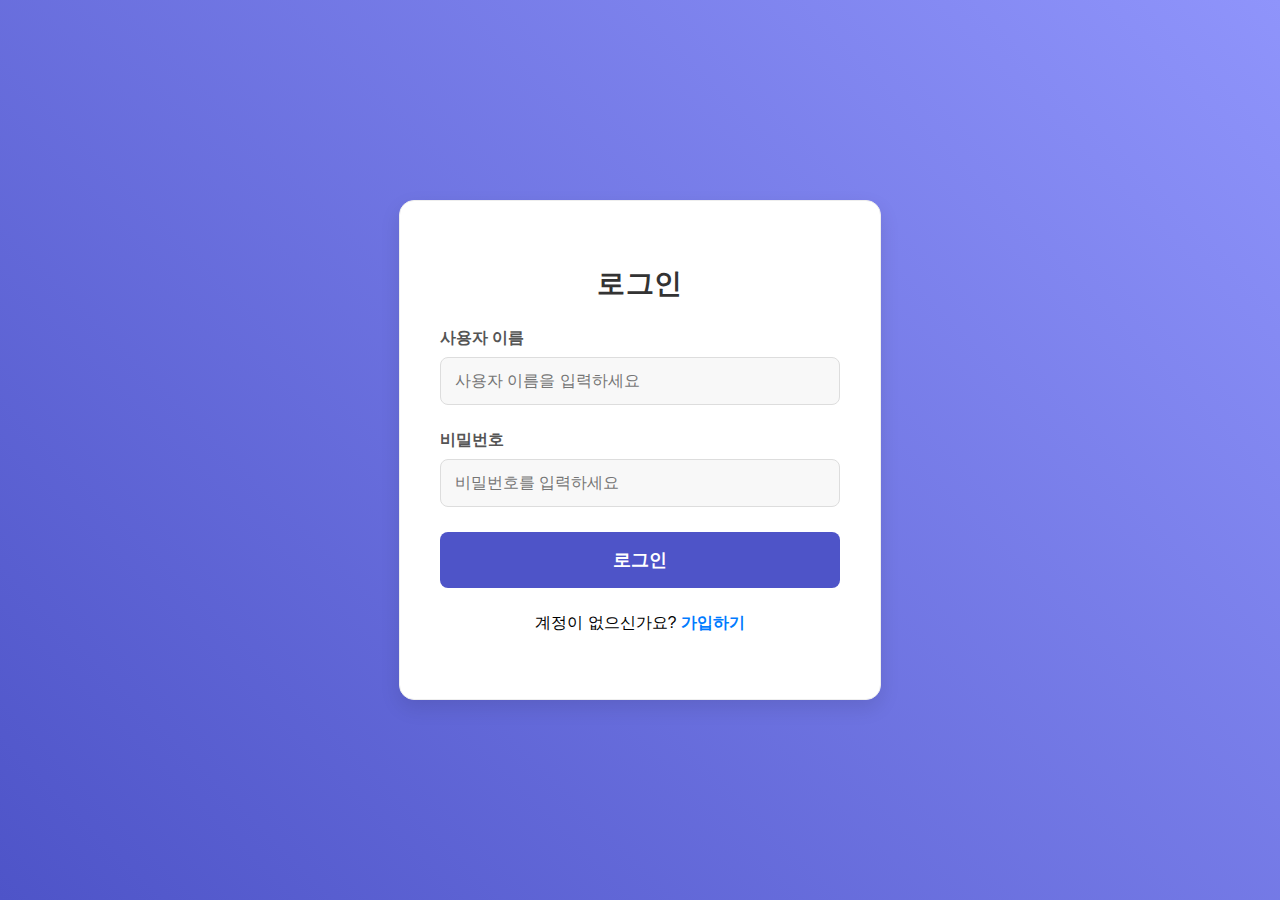
<file: index.html>
<!DOCTYPE html>
<html lang="ko">
    <head>
        <meta charset="UTF-8">
        <meta name="viewport" content="width=device-width, initial-scale=1.0">
        <link rel="stylesheet" href="css/login.css">
        <title>로그인 페이지</title>
        <style></style>
    </head>
    <body>

        <div class="login-container">
            <h2>로그인</h2>
            
            <form id="loginForm">
                <div id="error-message" class="error-message"></div>
                <div class="form-group">
                    <label for="username">사용자 이름</label>
                    <input type="text" id="username" placeholder="사용자 이름을 입력하세요">
                </div>

                <div class="form-group">
                    <label for="password">비밀번호</label>
                    <input type="password" id="password" placeholder="비밀번호를 입력하세요">
                </div>

                <div class="form-group">
                    <button id="loginButton">로그인</button>
                </div>

                <div class="form-group">
                    <p>계정이 없으신가요?
                        <a href="./signup.html" id="signupLink">가입하기</a>
                    </p>
                </div>
            </form>
        </div>

        <script src="js/script.js"></script>
        
    </body>
</html>
</file>
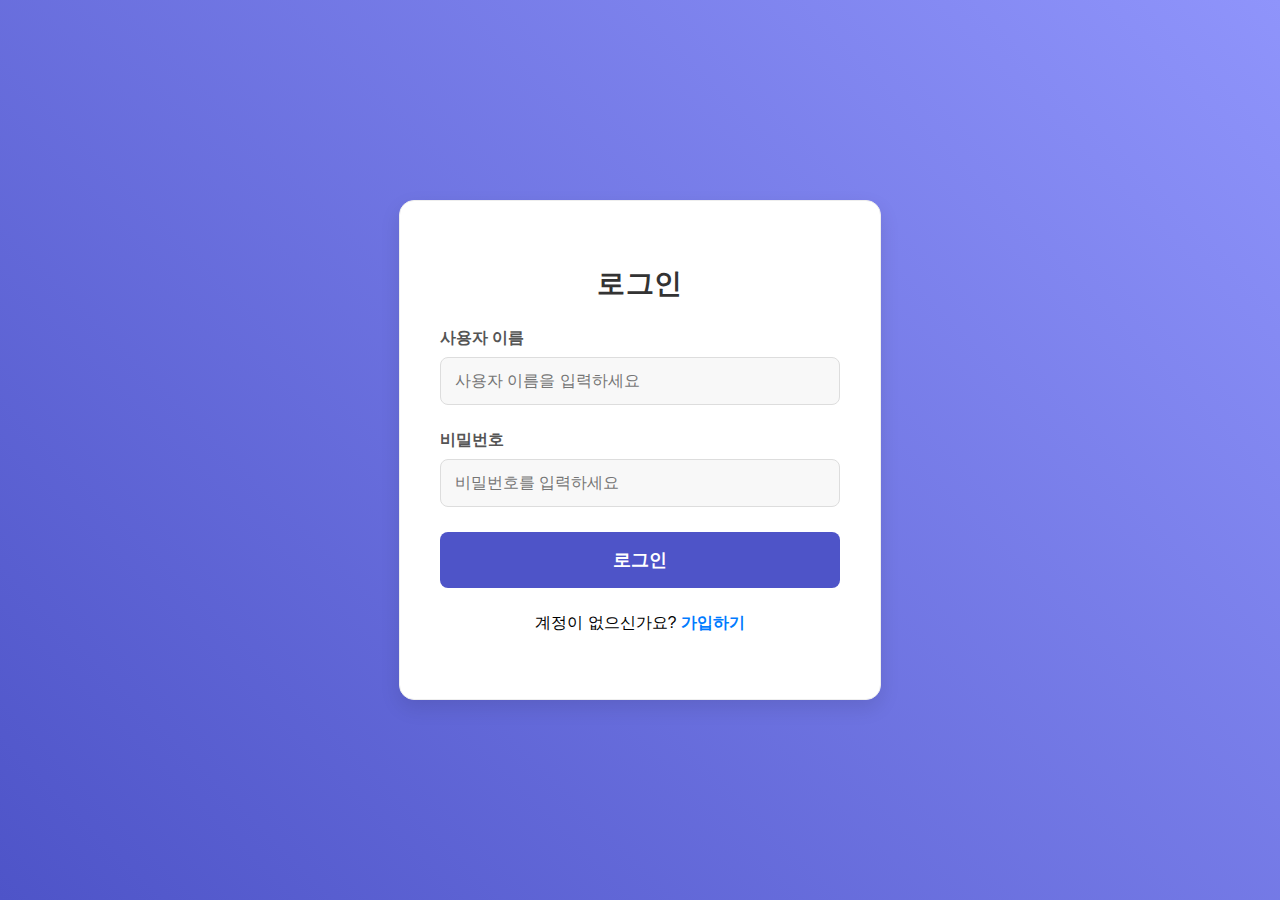
<file: main.html>
<!DOCTYPE html>
<html lang="ko">
    <head>
        <meta charset="UTF-8">
        <meta name="viewport" content="width=device-width, initial-scale=1.0">
        <link rel="stylesheet" href="css/main.css">
        <title>메인 페이지</title>
    </head>
    <body>

        <div class="main-container">
            <h2 id="welcomeMessage">환영합니다!</h2>

            <p>이곳은 메인 페이지입니다. 여기서 프로필을 설정하고 다른 기능을 이용할 수 있습니다.</p>

            <div class="form-group">
                <p>
                    <a href="./profile.html" id="profileLink">프로필 설정</a>
                </p>
            </div>

            <button id="logoutButton">로그아웃</button>

        </div>

        <script src="js/script.js"></script>
        
        <script>
            window.addEventListener("DOMContentLoaded", () => {
                requireLogin();
                loadProfile();

                const currentUser = JSON.parse(localStorage.getItem('currentUser'));
                const welcomeEl = document.getElementById("welcomeMessage");
                if (currentUser && welcomeEl) {
                    welcomeEl.textContent = `환영합니다, ${currentUser.username}님!`;
                }

                document.getElementById('logoutButton')?.addEventListener('click', () => {
                    localStorage.removeItem('currentUser');
                    window.location.href = 'index.html';
                });
            });

            document.getElementById('logoutButton').addEventListener('click', () => {
                localStorage.removeItem('currentUser');
                window.location.href = 'index.html';
            });
        </script>

    </body>
</html>
</file>
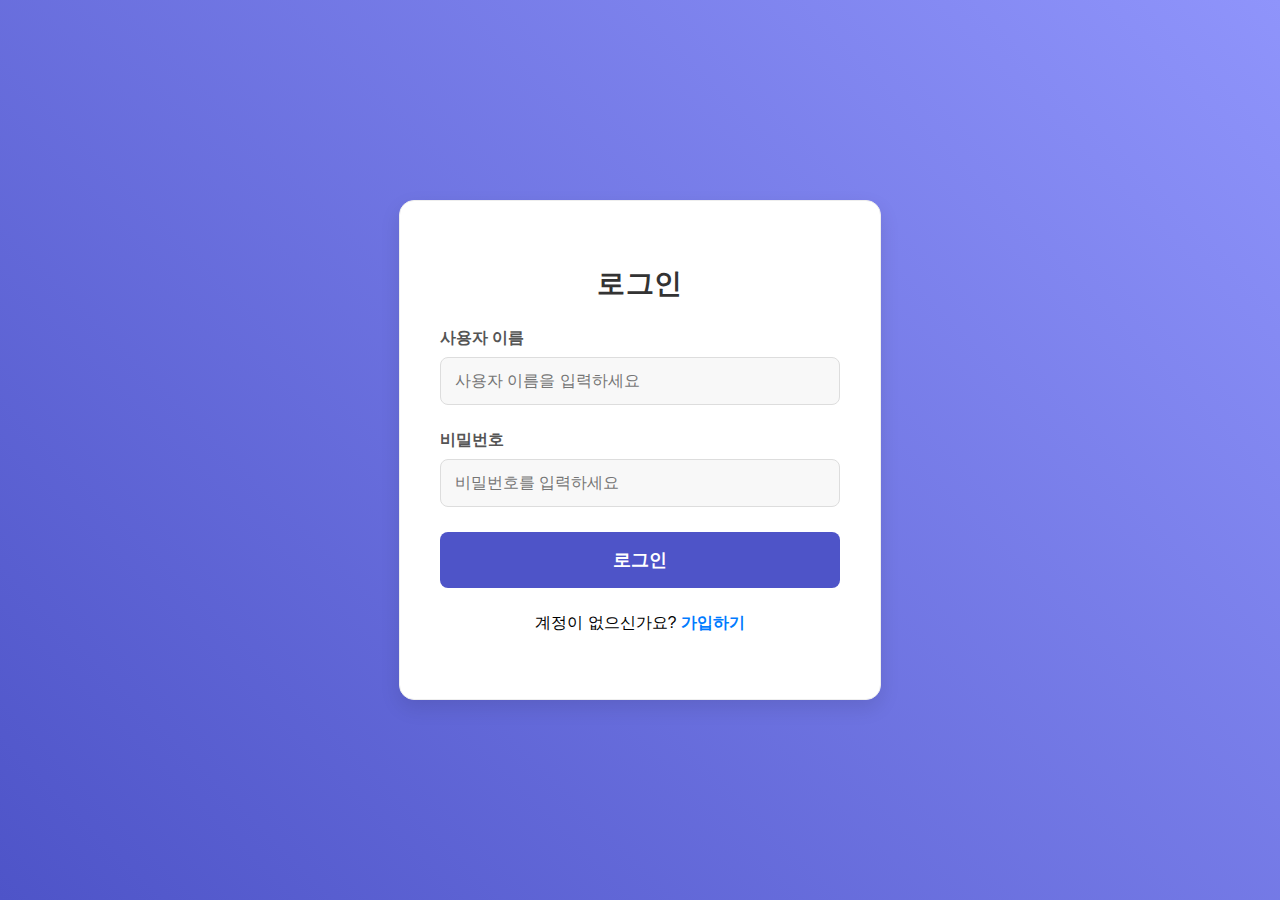
<file: profile.html>
<!DOCTYPE html>
<html lang="ko">
    <head>
        <meta charset="UTF-8">
        <meta name="viewport" content="width=device-width, initial-scale=1.0">
        <link rel="stylesheet" href="css/profile.css">
        <title>프로필 설정</title>
    </head>
    <body>

        <div class="profile-container">
            <h2>프로필 설정</h2>

            <div class="form-group profile-image">
                <label for="profilePic">
                    <img src="images/default-profile.png" alt="프로필 사진" id="profileImage">
                </label>
                <input
                    type="file"
                    id="profilePic"
                    accept="image/*"
                    onchange="previewImage(event)">
            </div>

            <div class="form-group">
                <label for="name">이름</label>
                <input type="text" id="name" placeholder="이름을 입력하세요">
            </div>

            <div class="form-group">
                <label for="interests">관심 분야</label>
                <input type="text" id="interests" placeholder="관심 분야를 입력하세요">
            </div>

            <div class="form-group">
                <label for="company">현 직장</label>
                <input type="text" id="company" placeholder="현 직장을 입력하세요">
            </div>

            <div class="form-group">
                <label for="email">이메일</label>
                <input type="email" id="email" placeholder="이메일을 입력하세요">
            </div>

            <div class="form-group">
                <label for="phone">전화번호</label>
                <input type="tel" id="phone" placeholder="전화번호를 입력하세요">
            </div>

            <div class="form-group">
                <button type="button" onclick="saveProfile()">저장</button>
            </div>

            <div id="profile-message" class="status-message"></div>

            <div class="form-group">
                <p>
                    <a href="./main.html" id="backLink">메인 페이지로 돌아가기</a>
                </p>
            </div>

        </div>

        <script src="js/script.js"></script>
        
        <script>
            window.addEventListener("DOMContentLoaded", () => {
                requireLogin();
                loadProfile();
            });
        </script>

    </body>
</html>
</file>
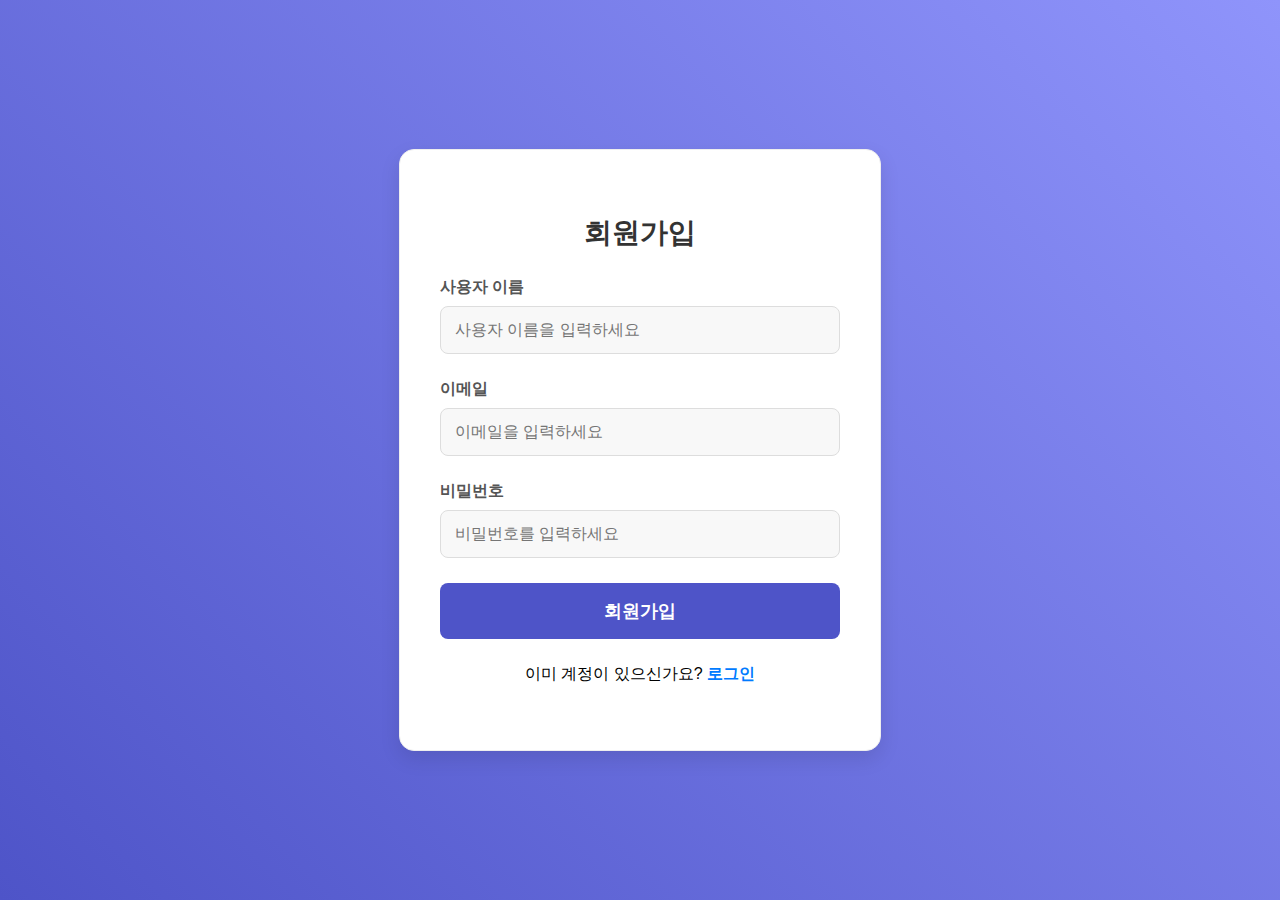
<file: signup.html>
<!DOCTYPE html>
<html lang="ko">
    <head>
        <meta charset="UTF-8">
        <meta name="viewport" content="width=device-width, initial-scale=1.0">
        <link rel="stylesheet" href="css/singup.css">
        <title>회원가입 페이지</title>
    </head>
    <body>

        <div class="signup-container">
            <h2>회원가입</h2>
            
            <div id="signup-message" class="status-message"></div>

            <form onsubmit="event.preventDefault(); registerUser();">
                <div class="form-group">
                    <label for="username">사용자 이름</label>
                    <input type="text" id="username" placeholder="사용자 이름을 입력하세요" required>
                </div>

                <div class="form-group">
                    <label for="email">이메일</label>
                    <input type="email" id="email" placeholder="이메일을 입력하세요" required>
                </div>

                <div class="form-group">
                    <label for="password">비밀번호</label>
                    <input type="password" id="password" placeholder="비밀번호를 입력하세요" required>
                </div>

                <div class="form-group">
                    <button id="signupButton">회원가입</button>
                </div>

                <div class="form-group">
                    <p>이미 계정이 있으신가요? <a href="./index.html" id="loginLink">로그인</a></p>
                </div>
            </form>

            
            
        </div>
        
        <script src="js/script.js"></script>
        
    </body>
</html>
</file>
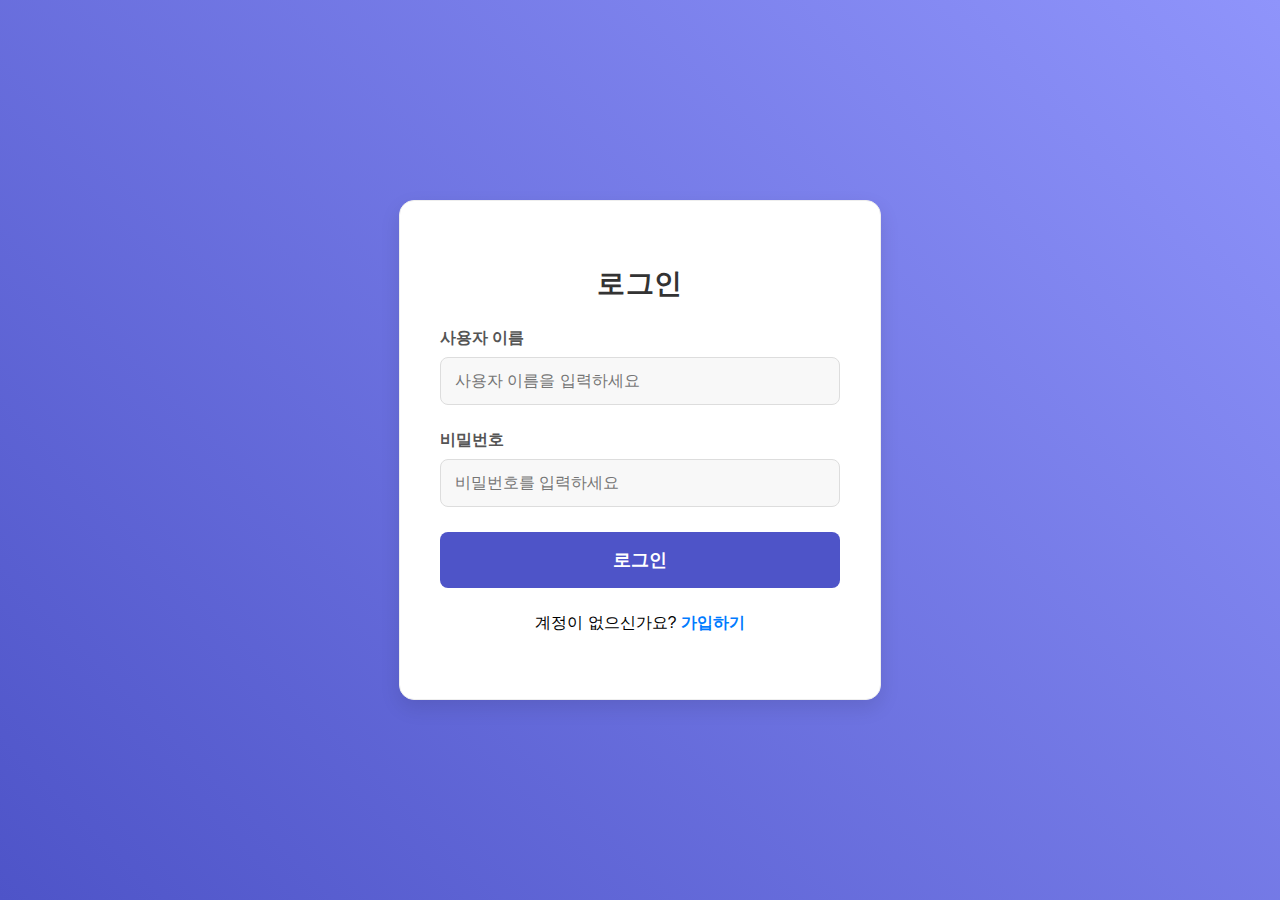
<file: html/login.html>
<!DOCTYPE html>
<html lang="ko">
    <head>
        <meta charset="UTF-8">
        <meta name="viewport" content="width=device-width, initial-scale=1.0">
        <link rel="stylesheet" href="../css/login.css">
        <title>로그인 페이지</title>
        <style></style>
    </head>
    <body>

        <div class="login-container">
            <h2>로그인</h2>
            
            <form id="loginForm">
                <div id="error-message" class="error-message"></div>
                <div class="form-group">
                    <label for="username">사용자 이름</label>
                    <input type="text" id="username" placeholder="사용자 이름을 입력하세요" required>
                </div>

                <div class="form-group">
                    <label for="password">비밀번호</label>
                    <input type="password" id="password" placeholder="비밀번호를 입력하세요" required>
                </div>

                <div class="form-group">
                    <button id="loginButton">로그인</button>
                </div>

                <div class="form-group">
                    <p>계정이 없으신가요?
                        <a href="./signup.html" id="signupLink">가입하기</a>
                    </p>
                </div>
            </form>
        </div>

        

        <script src="../js/script.js"></script>
        
    </body>
</html>
</file>
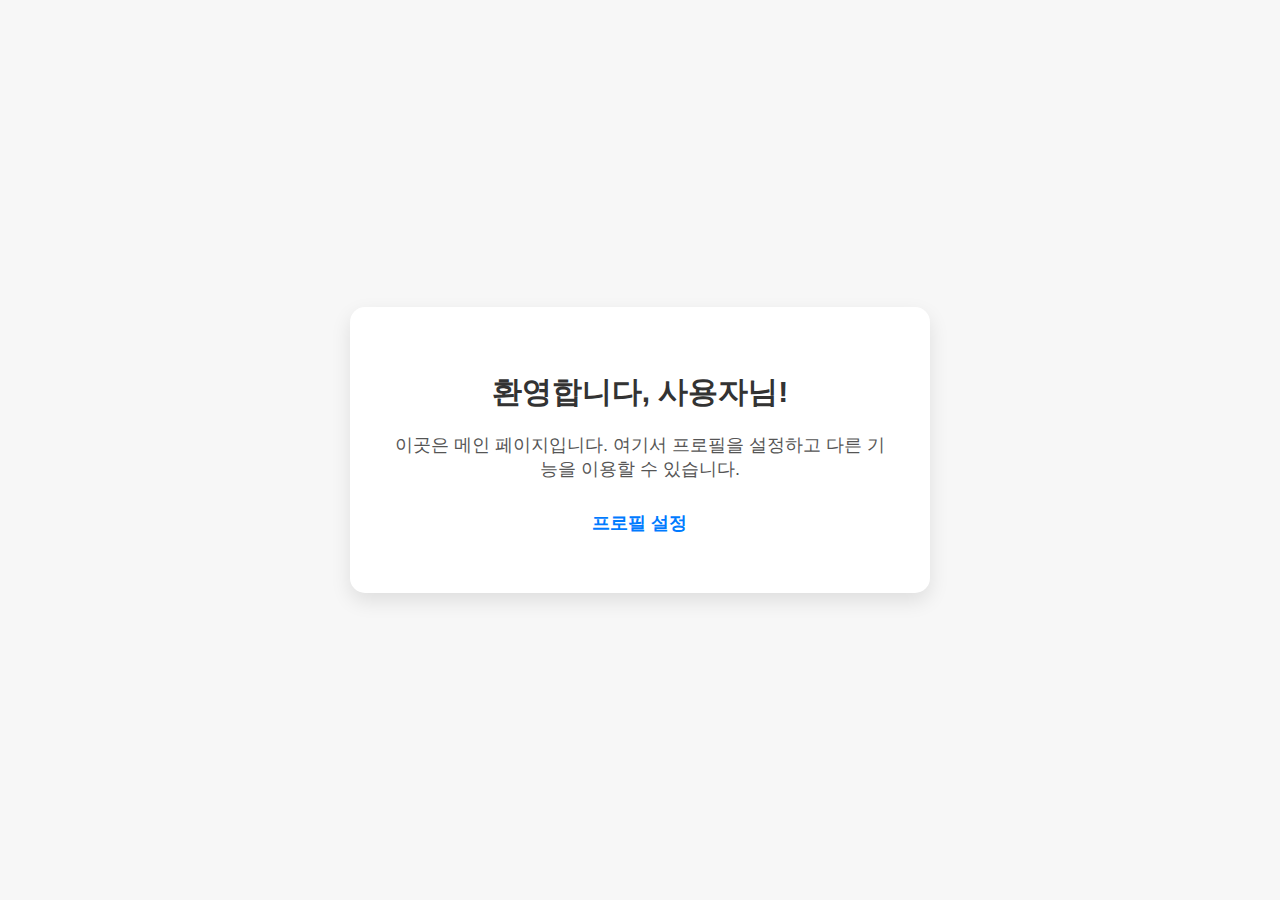
<file: html/main.html>
<!DOCTYPE html>
<html lang="ko">
    <head>
        <meta charset="UTF-8">
        <meta name="viewport" content="width=device-width, initial-scale=1.0">
        <link rel="stylesheet" href="../css/main.css">
        <title>메인 페이지</title>
    </head>
    <body>

        <div class="main-container">
            <h2>환영합니다, 사용자님!</h2>

            <p>이곳은 메인 페이지입니다. 여기서 프로필을 설정하고 다른 기능을 이용할 수 있습니다.</p>

            <div class="form-group">
                <p>
                    <a href="./profile.html" id="profileLink">프로필 설정</a>
                </p>
            </div>

        </div>

    </body>
</html>
</file>
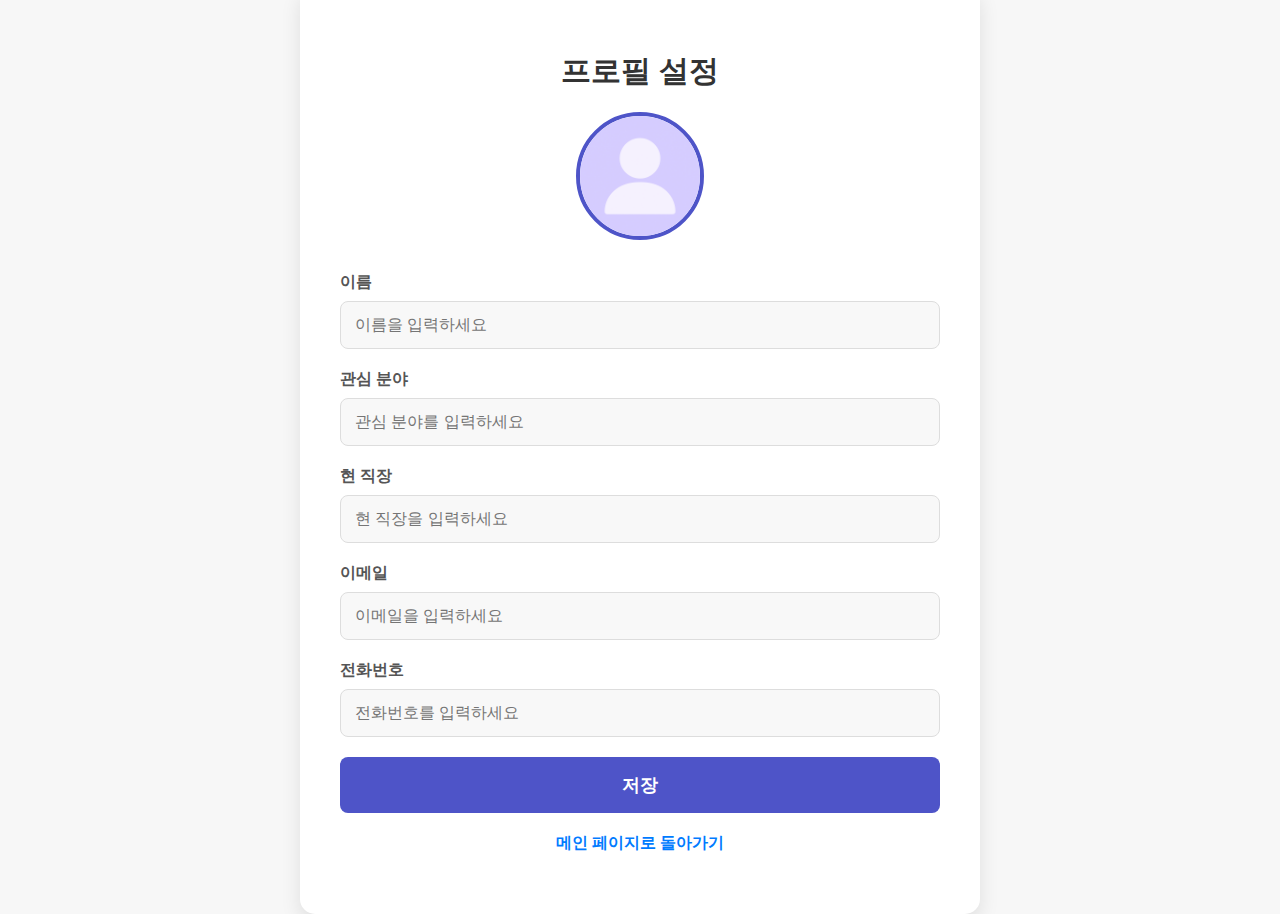
<file: html/profile.html>
<!DOCTYPE html>
<html lang="ko">
    <head>
        <meta charset="UTF-8">
        <meta name="viewport" content="width=device-width, initial-scale=1.0">
        <link rel="stylesheet" href="../css/profile.css">
        <title>프로필 설정</title>
    </head>
    <body>

        <div class="profile-container">
            <h2>프로필 설정</h2>

            <!-- 프로필 사진 업로드 -->
            <div class="form-group profile-image">
                <label for="profilePic">
                    <img src="../images/default-profile.png" alt="프로필 사진" id="profileImage">
                </label>
                <input
                    type="file"
                    id="profilePic"
                    accept="image/*"
                    onchange="previewImage(event)">
            </div>

            <!-- 이름 -->
            <div class="form-group">
                <label for="name">이름</label>
                <input type="text" id="name" placeholder="이름을 입력하세요">
            </div>

            <!-- 관심분야 -->
            <div class="form-group">
                <label for="interests">관심 분야</label>
                <input type="text" id="interests" placeholder="관심 분야를 입력하세요">
            </div>

            <!-- 현직장 -->
            <div class="form-group">
                <label for="company">현 직장</label>
                <input type="text" id="company" placeholder="현 직장을 입력하세요">
            </div>

            <!-- 이메일 -->
            <div class="form-group">
                <label for="email">이메일</label>
                <input type="email" id="email" placeholder="이메일을 입력하세요">
            </div>

            <!-- 전화번호 -->
            <div class="form-group">
                <label for="phone">전화번호</label>
                <input type="tel" id="phone" placeholder="전화번호를 입력하세요">
            </div>

            <!-- 저장 버튼 -->
            <div class="form-group">
                <button type="button" onclick="saveProfile()">저장</button>
            </div>

            <!-- 메인 페이지로 돌아가는 링크 -->
            <div class="form-group">
                <p>
                    <a href="./main.html" id="backLink">메인 페이지로 돌아가기</a>
                </p>
            </div>
        </div>

        <script src="../js/script.js"></script>

    </body>
</html>
</file>
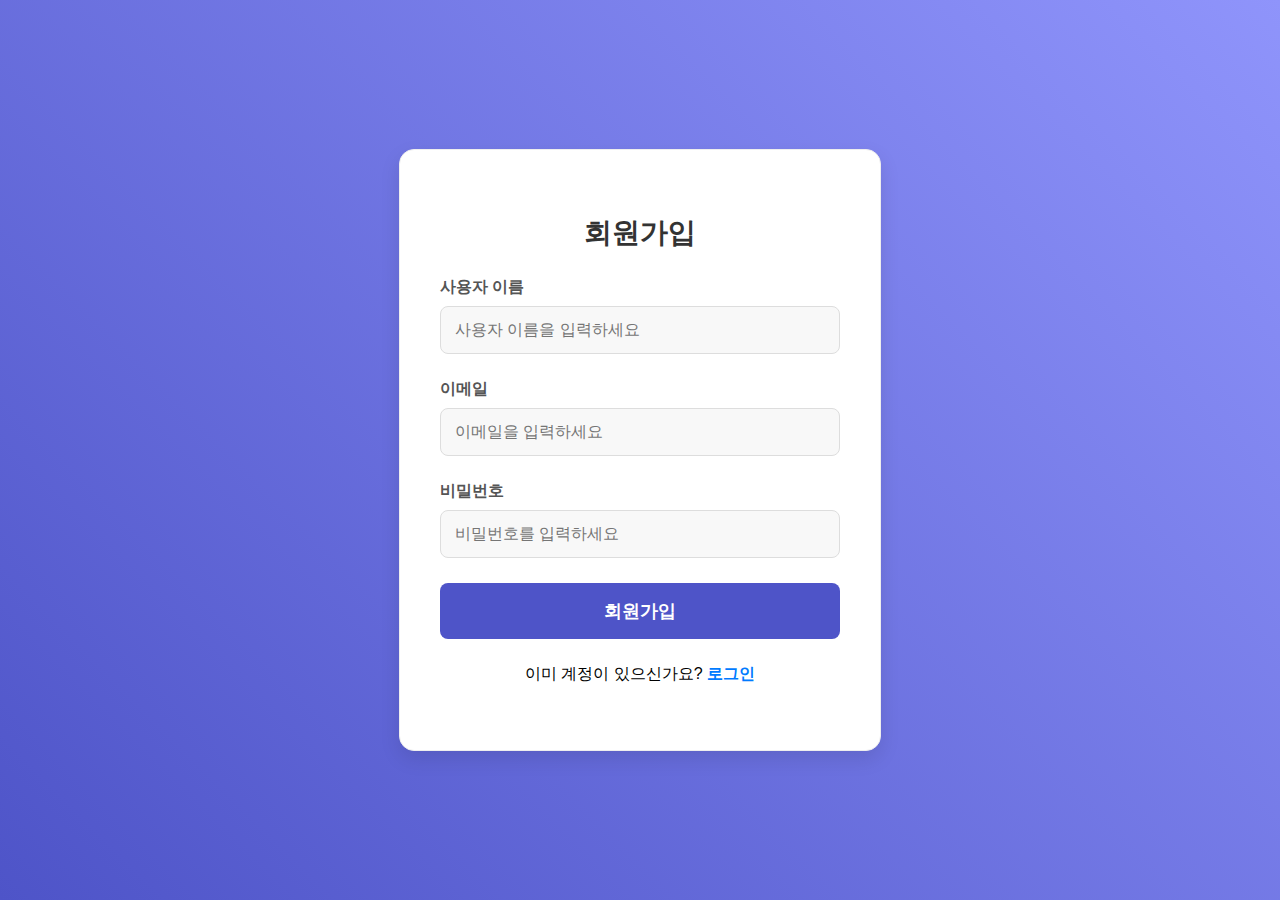
<file: html/signup.html>
<!DOCTYPE html>
<html lang="ko">
    <head>
        <meta charset="UTF-8">
        <meta name="viewport" content="width=device-width, initial-scale=1.0">
        <link rel="stylesheet" href="../css/singup.css">
        <title>회원가입 페이지</title>
    </head>
    <body>

        <div class="signup-container">
            <h2>회원가입</h2>
            
            <form onsubmit="event.preventDefault(); registerUser();">
                <div class="form-group">
                    <label for="username">사용자 이름</label>
                    <input type="text" id="username" placeholder="사용자 이름을 입력하세요" required>
                </div>

                <div class="form-group">
                    <label for="email">이메일</label>
                    <input type="email" id="email" placeholder="이메일을 입력하세요" required>
                </div>

                <div class="form-group">
                    <label for="password">비밀번호</label>
                    <input type="password" id="password" placeholder="비밀번호를 입력하세요" required>
                </div>

                <div class="form-group">
                    <button id="signupButton">회원가입</button>
                </div>

                <div class="form-group">
                    <p>이미 계정이 있으신가요? <a href="../index.html" id="loginLink">로그인</a></p>
                </div>
            </form>
        </div>
        
        <script src="../js/script.js"></script>
        
    </body>
</html>
</file>
<file: css/login.css>
body {
    font-family: 'Arial', sans-serif;
    background: linear-gradient(45deg, #4e54c8, #8f94fb);
    margin: 0;
    display: flex;
    justify-content: center;
    align-items: center;
    height: 100vh;
}

.login-container {
    background-color: #fff;
    padding: 40px;
    border-radius: 15px;
    box-shadow: 0 8px 20px rgba(0, 0, 0, 0.1);
    width: 100%;
    max-width: 400px;
    text-align: center;
    border: 1px solid #eee;
}

.login-container h2 {
    color: #333;
    font-size: 28px;
    font-weight: 700;
    margin-bottom: 25px;
    letter-spacing: 0.5px;
}

.form-group {
    margin-bottom: 25px;
    width: 100%;
}

.form-group label {
    display: block;
    margin-bottom: 8px;
    font-weight: 600;
    color: #555;
    text-align: left;
}

.form-group input {
    width: 100%;
    padding: 14px;
    border-radius: 8px;
    border: 1px solid #ddd;
    font-size: 16px;
    outline: none;
    background-color: #f8f8f8;
    transition: all 0.3s ease;
    box-sizing: border-box;
}

.form-group input:focus {
    border-color: #4e54c8;
    box-shadow: 0 0 8px rgba(78, 84, 200, 0.3);
}

.form-group button {
    width: 100%;
    padding: 16px;
    background-color: #4e54c8;
    color: white;
    border: none;
    border-radius: 8px;
    font-size: 18px;
    font-weight: bold;
    cursor: pointer;
    transition: background-color 0.3s ease, transform 0.3s ease;
}

.form-group button:hover {
    background-color: #8f94fb;
    transform: scale(1.05);
}

#signupLink {
    color: #007bff;
    text-decoration: none;
    font-weight: bold;
    transition: color 0.3s ease;
}

#signupLink:hover {
    color: #0056b3;
}

.error-message {
    color: #e74c3c;
    font-size: 14px;
    margin-top: 10px;
    margin-bottom: 10px;
}

.form-group button,
.form-group input {
    transition: all 0.3s ease;
}

.status-message {
    font-size: 14px;
    margin-top: 10px;
    margin-bottom: 10px;
}

.status-message.success {
    color: #2ecc71; /* 녹색 */
}

.status-message.error {
    color: #e74c3c; /* 빨간색 */
}
</file>
<file: css/main.css>
body {
    font-family: 'Arial', sans-serif;
    background-color: #f7f7f7;
    margin: 0;
    padding: 0;
    display: flex;
    flex-direction: column;
    align-items: center;
    justify-content: center;
    height: 100vh;
}

.main-container {
    background-color: #fff;
    padding: 40px;
    border-radius: 15px;
    box-shadow: 0 8px 20px rgba(0, 0, 0, 0.1);
    width: 100%;
    max-width: 500px;
    text-align: center;
}

.main-container h2 {
    color: #333;
    font-size: 30px;
    font-weight: 700;
    margin-bottom: 20px;
}

.main-container p {
    color: #555;
    font-size: 18px;
}

.form-group {
    margin-top: 30px;
}

#profileLink {
    color: #007bff;
    text-decoration: none;
    font-weight: bold;
    transition: color 0.3s ease;
}

#profileLink:hover {
    color: #0056b3;
}
</file>
<file: css/profile.css>
body {
    font-family: 'Arial', sans-serif;
    background-color: #f7f7f7;
    margin: 0;
    padding: 0;
    display: flex;
    flex-direction: column;
    align-items: center;
    justify-content: center;
    height: 100vh;
}

.profile-container {
    background-color: #fff;
    padding: 40px;
    border-radius: 15px;
    box-shadow: 0 8px 20px rgba(0, 0, 0, 0.1);
    width: 100%;
    max-width: 600px;
    text-align: center;
}

.profile-container h2 {
    color: #333;
    font-size: 30px;
    font-weight: 700;
    margin-bottom: 20px;
}

.form-group {
    margin-bottom: 20px;
    width: 100%;
}

.form-group label {
    display: block;
    margin-bottom: 8px;
    font-weight: 600;
    color: #555;
    text-align: left;
}

.form-group input,
.form-group select {
    width: 100%;
    padding: 14px;
    border-radius: 8px;
    border: 1px solid #ddd;
    font-size: 16px;
    outline: none;
    background-color: #f8f8f8;
    transition: all 0.3s ease;
    box-sizing: border-box;
}

.form-group input:focus,
.form-group select:focus {
    border-color: #4e54c8;
    box-shadow: 0 0 8px rgba(78, 84, 200, 0.3);
}

.form-group button {
    width: 100%;
    padding: 16px;
    background-color: #4e54c8;
    color: white;
    border: none;
    border-radius: 8px;
    font-size: 18px;
    font-weight: bold;
    cursor: pointer;
    transition: background-color 0.3s ease;
}

.form-group button:hover {
    background-color: #8f94fb;
}

.profile-image {
    margin-bottom: 20px;
    display: flex;
    justify-content: center;
    align-items: center;
}

.profile-image img {
    border-radius: 50%;
    width: 120px;
    height: 120px;
    object-fit: cover;
    border: 4px solid #4e54c8;
    cursor: pointer;
}

.form-group input[type="file"] {
    display: none;
}

#backLink {
    color: #007bff;
    text-decoration: none;
    font-weight: bold;
    transition: color 0.3s ease;
}

#backLink:hover {
    color: #0056b3;
}

.status-message {
    font-size: 14px;
    margin-top: 10px;
    margin-bottom: 10px;
}

.status-message.success {
    color: #2ecc71; /* 녹색 */
}

.status-message.error {
    color: #e74c3c; /* 빨간색 */
}
</file>
<file: css/singup.css>
body {
    font-family: 'Arial', sans-serif;
    background: linear-gradient(45deg, #4e54c8, #8f94fb);
    margin: 0;
    display: flex;
    justify-content: center;
    align-items: center;
    height: 100vh;
}

.signup-container {
    background-color: #fff;
    padding: 40px;
    border-radius: 15px;
    box-shadow: 0 8px 20px rgba(0, 0, 0, 0.1);
    width: 100%;
    max-width: 400px;
    text-align: center;
    border: 1px solid #eee;
}

.signup-container h2 {
    color: #333;
    font-size: 28px;
    font-weight: 700;
    margin-bottom: 25px;
}

.form-group {
    margin-bottom: 25px;
    width: 100%;
}

.form-group label {
    display: block;
    margin-bottom: 8px;
    font-weight: 600;
    color: #555;
    text-align: left;
}

.form-group input {
    width: 100%;
    padding: 14px;
    border-radius: 8px;
    border: 1px solid #ddd;
    font-size: 16px;
    outline: none;
    background-color: #f8f8f8;
    transition: all 0.3s ease;
    box-sizing: border-box;
}

.form-group input:focus {
    border-color: #4e54c8;
    box-shadow: 0 0 8px rgba(78, 84, 200, 0.3);
}

.form-group button {
    width: 100%;
    padding: 16px;
    background-color: #4e54c8;
    color: white;
    border: none;
    border-radius: 8px;
    font-size: 18px;
    font-weight: bold;
    cursor: pointer;
    transition: background-color 0.3s ease;
}

.form-group button:hover {
    background-color: #8f94fb;
}

.error-message {
    color: #e74c3c;
    font-size: 14px;
    margin-top: 10px;
}

.form-group button,
.form-group input {
    transition: all 0.3s ease;
}

#loginLink {
    color: #007bff;
    text-decoration: none;
    font-weight: bold;
    transition: color 0.3s ease;
}

#loginLink:hover {
    color: #0056b3;
}

.status-message {
    font-size: 14px;
    margin-top: 10px;
    margin-bottom: 10px;
}

.status-message.success {
    color: #2ecc71;
}

.status-message.error {
    color: #e74c3c;
}
</file>
